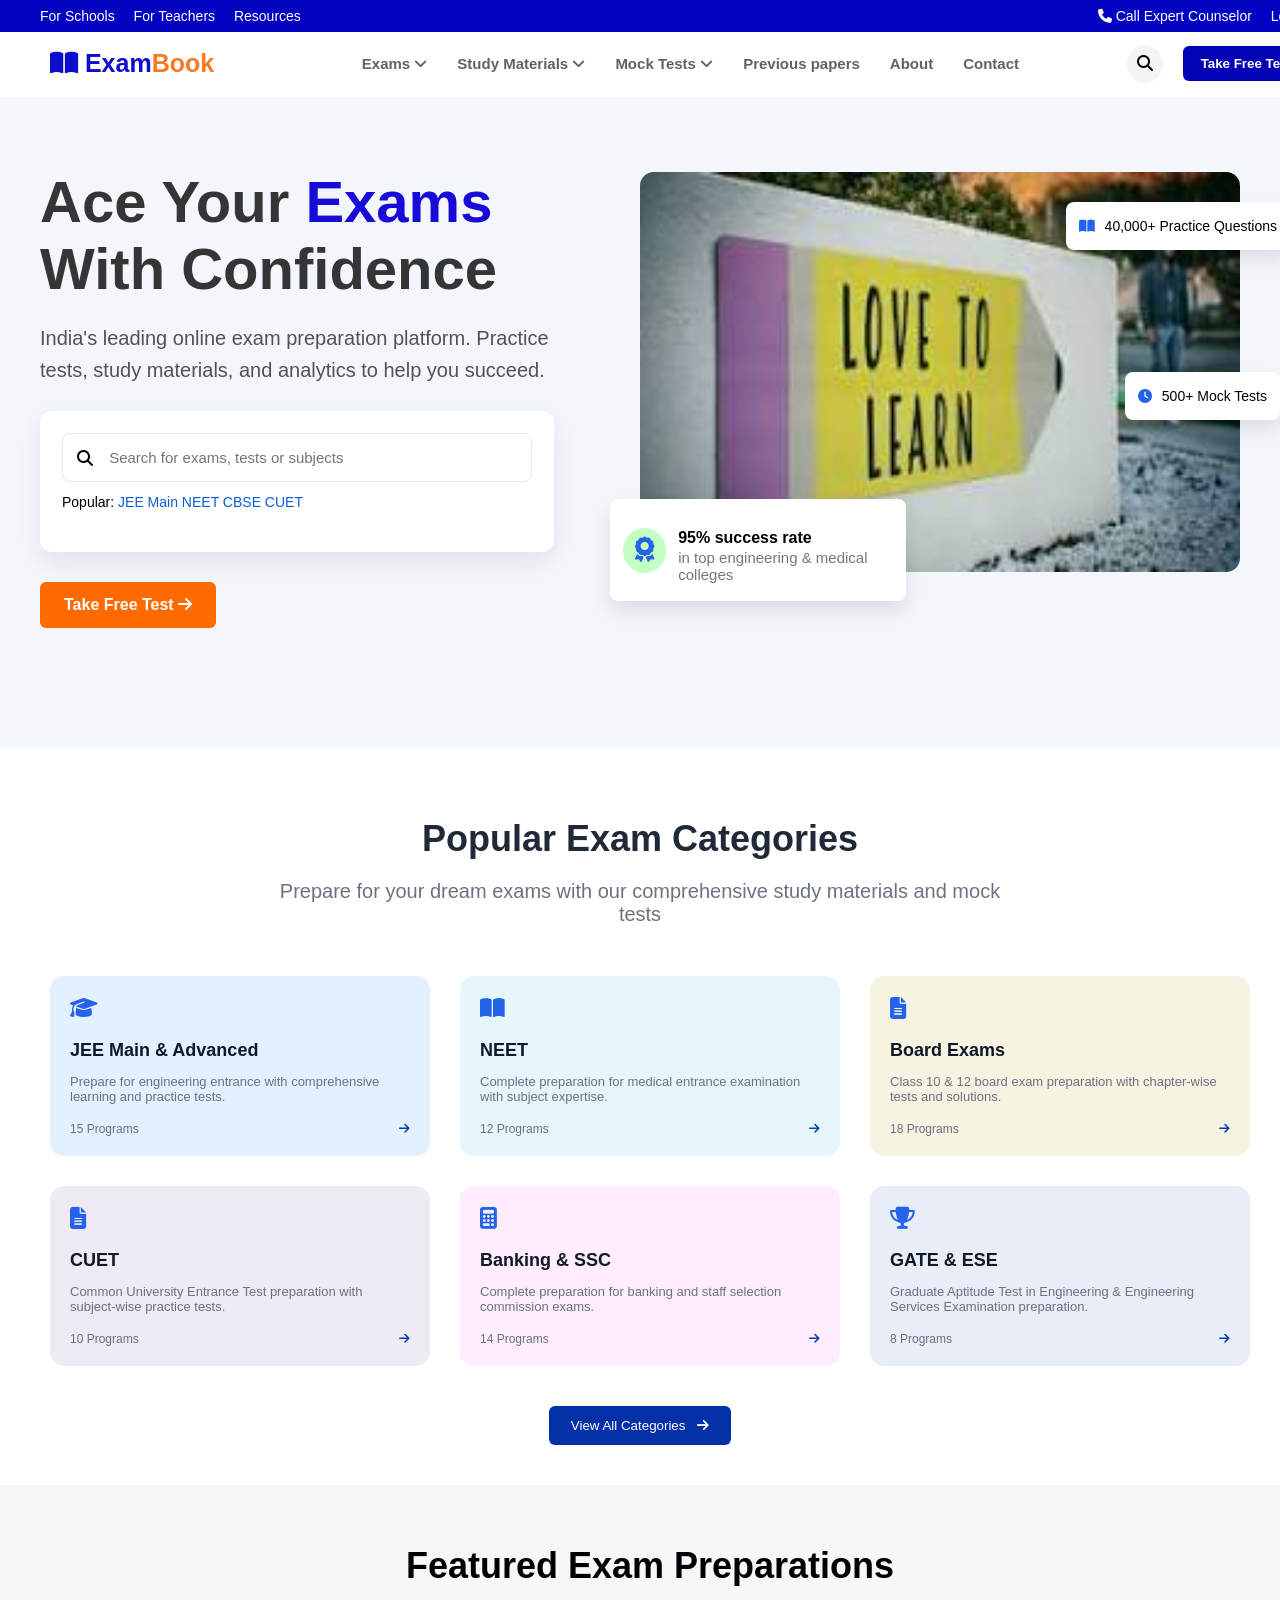
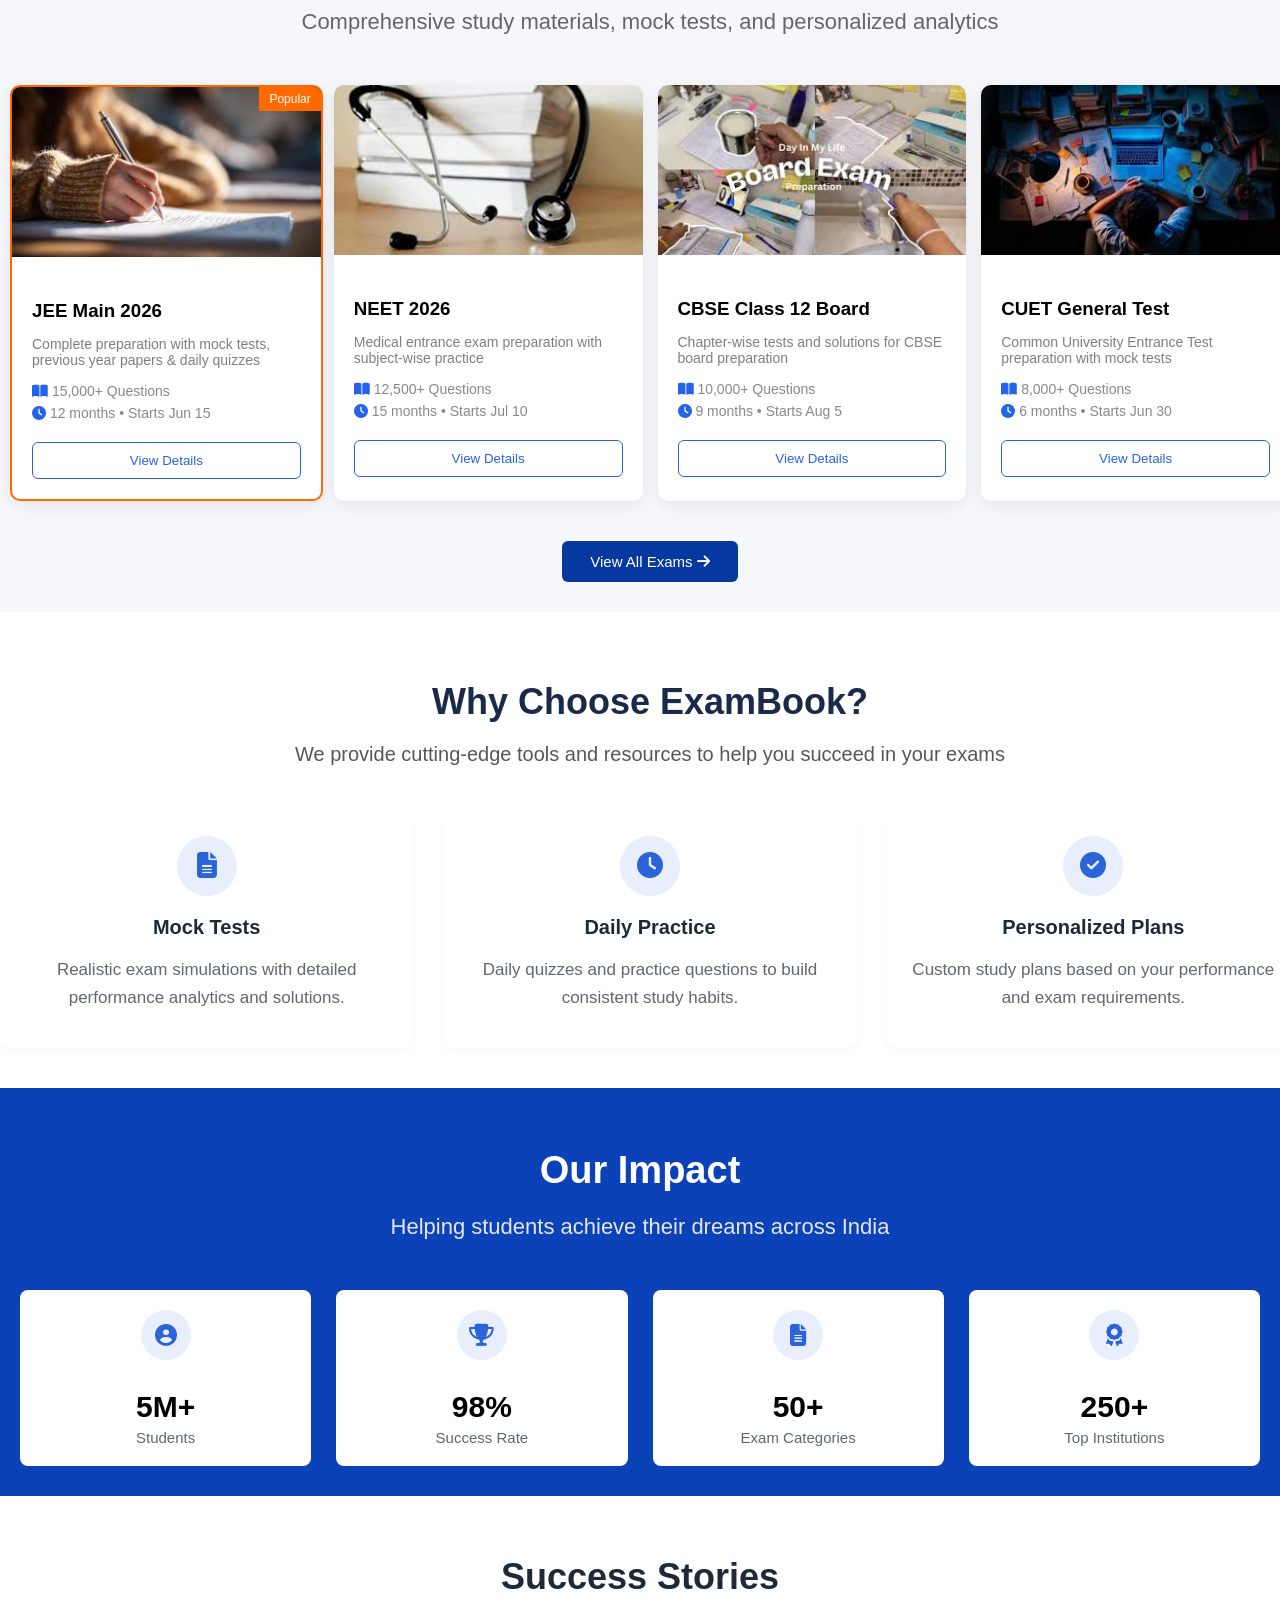
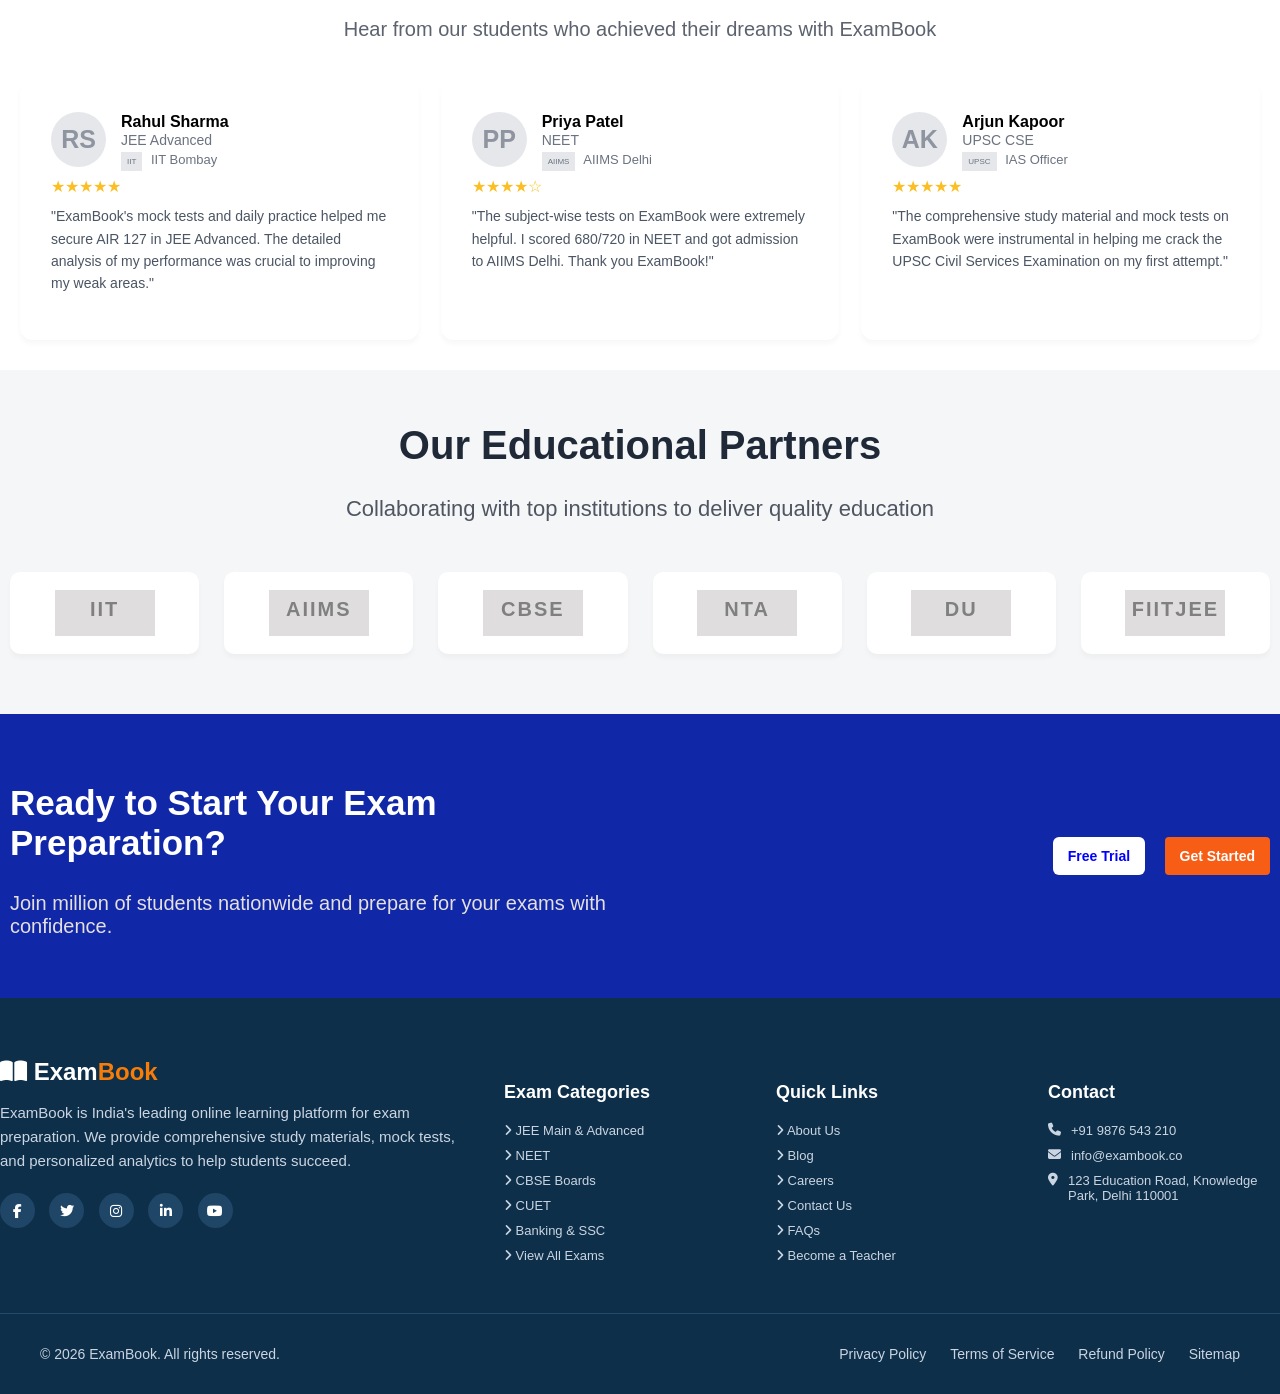
<file: index.html>
<!DOCTYPE html>
<html lang="en">

<head>
    <meta charset="UTF-8">
    <meta name="viewport" content="width=device-width, initial-scale=1.0">
    <title>ExamBook</title>
    <link rel="stylesheet" href="CSS/exambook.css">
    <link href="https://fonts.googleapis.com/css2?family=Inter:wght@300;400;500;600;700&display=swap" rel="stylesheet">
    <link rel="stylesheet" href="https://cdnjs.cloudflare.com/ajax/libs/font-awesome/6.5.0/css/all.min.css">
    <link rel="stylesheet" href="https://fontawesome.com/search?ic=free-collection">
</head>

<body>
    <header class="header ">
        <div class="topbar">
            <div class="left-links">
                <a href="#">For Schools</a>
                <a href="#">For Teachers</a>
                <a href="#">Resources</a>
            </div>

            <div class="right-links">
                <a href="#"> <i class="fa fa-phone"></i> Call Expert Counselor</a>
                <a href="#">Login</a>
            </div>
        </div>


        <nav class="navbar">
            <div class="logo">
                <i class="fa fa-book-open"></i>
                Exam<span>Book</span>
            </div>

            <ul class="menu">
                <li class="dropdown">Exams <i class="fa fa-angle-down"></i>

                    <ul class="dropdown-menu">
                        <li>JEE Main & Advanced</li>
                        <li>NEET</li>
                        <li>CBSE Boards</li>
                        <li>All Exams</li>
                    </ul>
                </li>

                <li class="dropdown">Study Materials <i class="fa fa-angle-down"></i>
                    <ul class="dropdown-menu">
                        <li>Notes & Soltuions</li>
                        <li>Video Lectures</li>
                        <li>Practice Questions</li>

                    </ul>
                </li>

                <li class="dropdown">Mock Tests <i class="fa fa-angle-down"></i>
                    <ul class="dropdown-menu">
                        <li>Free Tests</li>
                        <li>Premium Tests</li>
                        <li>All Test Series</li>

                    </ul>
                </li>
                <li>Previous papers</li>
                <li>About</li>
                <li>Contact</li>
            </ul>

            <div class="nav-right">
                <div class="search-icon">
                    <i class="fa fa-search"></i>
                </div>
                <button>Take Free Test</button>
            </div>
        </nav>
    </header>

    <!-- SECTION-2 -->

    <section class="hero">
        <div class="hero-inner">
            <div class="hero-left">
                <h1>Ace Your <span>Exams</span> With Confidence</h1>

                <p>India's leading online exam preparation platform. Practice tests, study materials, and analytics to
                    help you succeed.</p>

                <div class="search-card">
                    <div class="search-box">
                        <i class="fa fa-search"></i><input type="text"
                            placeholder=" Search for exams, tests or subjects">
                    </div>

                    <div class="popular">
                        <span>Popular:</span>
                        <a href="#">JEE Main</a>
                        <a href="#">NEET</a>
                        <a href="#">CBSE</a>
                        <a href="#">CUET</a>
                    </div>
                </div>
                <button class="orange-btn">Take Free Test <i class="fa fa-arrow-right"></i></button>
            </div>

            <div class="hero-right">
                <img src="Assets/Learn.jpg" class="img" alt="learn">
                <div class="card card1">
                    <i class="fa fa-book-open"></i>
                    40,000+ Practice Questions
                </div>

                <div class="card card2">
                    <i class="fa fa-clock"></i>
                    500+ Mock Tests
                </div>

                <div class="card card3">
                    <div class="hero-icon"><i class="fa fa-award"></i></div>
                    <div>
                    <h5>95% success rate</h5>
                    <p>in top engineering & medical colleges</p>
                    </div>
                </div>

            </div>

        </div>
    </section>

    <section class="categories">
        <div class="container">
            <h2 class="cat-title">Popular Exam Categories</h2>
            <p class="cat-sub">Prepare for your dream exams with our comprehensive study materials and mock<br> tests
            </p>

            <div class="category-grid">

                <!-- Category Card-1 -->
                <div class="cat-card c1">
                    <div class="icon">
                        <i class="fa-solid fa-graduation-cap"></i>
                    </div>

                    <h3>JEE Main & Advanced</h3>
                    <p>Prepare for engineering entrance with comprehensive learning and practice tests.</p>

                    <div class="card-bottom">
                        <span>15 Programs</span>
                        <i class="fa fa-arrow-right"></i>
                    </div>
                </div>

                <!-- Category Card-2 -->
                <div class="cat-card c2">
                    <div class="icon">
                        <i class="fa-solid fa-book-open"></i>
                    </div>

                    <h3>NEET</h3>
                    <p>Complete preparation for medical entrance examination with subject expertise.</p>

                    <div class="card-bottom">
                        <span>12 Programs</span>
                        <i class="fa fa-arrow-right"></i>
                    </div>
                </div>

                <!-- Category Card-3 -->
                <div class="cat-card c3">
                    <div class="icon">
                        <i class="fa-solid fa-file-lines"></i>
                    </div>

                    <h3>Board Exams</h3>
                    <p>Class 10 & 12 board exam preparation with chapter-wise tests and solutions.</p>


                    <div class="card-bottom">
                        <span>18 Programs</span>
                        <i class="fa fa-arrow-right"></i>
                    </div>
                </div>

                <!-- Category Card-4 -->
                <div class="cat-card c4">
                    <div class="icon">
                        <i class="fa-solid fa-file-lines"></i>
                    </div>

                    <h3>CUET</h3>
                    <p>Common University Entrance Test preparation with subject-wise practice tests.</p>


                    <div class="card-bottom">
                        <span>10 Programs</span>
                        <i class="fa fa-arrow-right"></i>
                    </div>
                </div>

                <!-- Category Card-5 -->
                <div class="cat-card c5">
                    <div class="icon">
                        <i class="fa-solid fa-calculator"></i>
                    </div>

                    <h3>Banking & SSC</h3>
                    <p>Complete preparation for banking and staff selection commission exams.</p>


                    <div class="card-bottom">
                        <span>14 Programs</span>
                        <i class="fa fa-arrow-right"></i>
                    </div>
                </div>

                <!-- Category Card-6 -->
                <div class="cat-card c6">
                    <div class="icon">
                        <i class="fa fa-trophy"></i>
                    </div>

                    <h3>GATE & ESE</h3>
                    <p>Graduate Aptitude Test in Engineering & Engineering Services Examination preparation.</p>


                    <div class="card-bottom">
                        <span>8 Programs</span>
                        <i class="fa fa-arrow-right"></i>
                    </div>
                </div>
            </div>

            <button class="view-btn">View All Categories
                <i class="fa fa-arrow-right"></i>
            </button>
        </div>


    </section>

    <!-- SECTION-3 -->

    <section class="featured-exams">
        <div class="featured-container">

            <h2 class="featured-title">Featured Exam Preparations</h2>

            <p class="featured-subtitle">
                Comprehensive study materials, mock tests, and personalized analytics
            </p>

            <div class="featured-grid">

                <!-- Card 1 -->
                <div class="featured-card featured-highlight">

                    <span class="featured-tag">Popular</span>

                    <img src="Assets/Section3a.jpg" class="featured-img">

                    <div class="featured-content">

                        <h3>JEE Main 2026</h3>

                        <p>
                            Complete preparation with mock tests,
                            previous year papers & daily quizzes
                        </p>

                        <div class="featured-info "> <i class="fa fa-book-open"></i> 15,000+ Questions</div>

                        <div class="featured-info "><i class="fa fa-clock"></i> 12 months • Starts Jun 15</div>

                        <button class="featured-btn">View Details</button>

                    </div>

                </div>


                <!-- Card 2 -->
                <div class="featured-card">

                    <img src="Assets/Section3b.jpg" class="featured-img">

                    <div class="featured-content">

                        <h3>NEET 2026</h3>

                        <p>
                            Medical entrance exam preparation with
                            subject-wise practice
                        </p>

                        <div class="featured-info"><i class="fa fa-book-open"></i> 12,500+ Questions</div>

                        <div class="featured-info"><i class="fa fa-clock"></i> 15 months • Starts Jul 10</div>

                        <button class="featured-btn">View Details</button>

                    </div>

                </div>


                <!-- Card 3 -->
                <div class="featured-card">

                    <img src="Assets/Section3c.jpg" class="featured-img">

                    <div class="featured-content">

                        <h3>CBSE Class 12 Board</h3>

                        <p>
                            Chapter-wise tests and solutions for
                            CBSE board preparation
                        </p>

                        <div class="featured-info"><i class="fa fa-book-open"></i> 10,000+ Questions</div>

                        <div class="featured-info"><i class="fa fa-clock"></i> 9 months • Starts Aug 5</div>

                        <button class="featured-btn">View Details</button>

                    </div>

                </div>


                <!-- Card 4 -->
                <div class="featured-card">

                    <img src="Assets/Section3d.jpg" class="featured-img">

                    <div class="featured-content">

                        <h3>CUET General Test</h3>

                        <p>
                            Common University Entrance Test
                            preparation with mock tests
                        </p>

                        <div class="featured-info"><i class="fa fa-book-open"></i> 8,000+ Questions</div>

                        <div class="featured-info"><i class="fa fa-clock"></i> 6 months • Starts Jun 30</div>

                        <button class="featured-btn">View Details</button>

                    </div>

                </div>

            </div>


            <div class="featured-bottom">

                <button class="featured-view-btn">
                    View All Exams <i class="fa fa-arrow-right"></i>
                </button>

            </div>

        </div>
    </section>

    <!-- Section-4  -->

    <section class="why-section">

        <div class="why-container">

            <h2 class="why-title">Why Choose ExamBook?</h2>

            <p class="why-subtitle">
                We provide cutting-edge tools and resources to help you succeed in your exams
            </p>

            <div class="why-grid">

                <!-- Card 1 -->
                <div class="why-card">

                    <div class="why-icon">
                        <i class="fa fa-file-lines"></i>
                    </div>

                    <h3>Mock Tests</h3>

                    <p>
                        Realistic exam simulations with detailed
                        performance analytics and solutions.
                    </p>

                </div>


                <!-- Card 2 -->
                <div class="why-card ">

                    <div class="why-icon">
                        <i class="fa fa-clock"></i>
                    </div>

                    <h3>Daily Practice</h3>

                    <p>
                        Daily quizzes and practice questions
                        to build consistent study habits.
                    </p>

                </div>


                <!-- Card 3 -->
                <div class="why-card">

                    <div class="why-icon">
                        <i class="fa fa-check-circle"></i>
                    </div>

                    <h3>Personalized Plans</h3>

                    <p>
                        Custom study plans based on your
                        performance and exam requirements.
                    </p>

                </div>

            </div>

        </div>

    </section>

    <section class="impact-section">

        <div class="impact-container">

            <h2 class="impact-title">Our Impact</h2>
            <p class="impact-sub-title">Helping students achieve their dreams across India</p>

            <div class="impact-grid">
                <div class="impact-card">
                    <div class="impact-icon"><i class="fa fa-user-circle"></i></div>

                    <h3>5M+</h3>
                    <p>Students</p>
                </div>

                <div class="impact-card">
                    <div class="impact-icon"><i class="fa fa-trophy"></i></div>

                    <h3>98%</h3>
                    <p>Success Rate</p>
                </div>

                <div class="impact-card">
                    <div class="impact-icon"><i class="fa fa-file-lines"></i></div>

                    <h3>50+</h3>
                    <p>Exam Categories</p>
                </div>

                <div class="impact-card">
                    <div class="impact-icon"><i class="fa fa-award"></i></div>

                    <h3>250+</h3>
                    <p>Top Institutions</p>
                </div>

            </div>
    </section>

    <section class="success-section">

        <div class="success-container">

            <h2 class="success-title">Success Stories</h2>

            <p class="success-subtitle">
                Hear from our students who achieved their dreams with ExamBook
            </p>

            <div class="success-grid">

                <!-- Card 1 -->

                <div class="success-card">

                    <div class="success-header">

                        <div class="avatar">RS</div>

                        <div class="student-info">
                            <h4>Rahul Sharma</h4>
                            <span>JEE Advanced</span>

                            <div class="college">
                                <span class="tag">IIT</span> IIT Bombay
                            </div>
                        </div>

                    </div>

                    <div class="stars">
                        ★★★★★
                    </div>

                    <p class="success-text">
                        "ExamBook's mock tests and daily practice helped me secure AIR 127 in JEE Advanced.
                        The detailed analysis of my performance was crucial to improving my weak areas."
                    </p>

                </div>


                <!-- Card 2 -->

                <div class="success-card">

                    <div class="success-header">

                        <div class="avatar">PP</div>

                        <div class="student-info">
                            <h4>Priya Patel</h4>
                            <span>NEET</span>

                            <div class="college">
                                <span class="tag">AIIMS</span> AIIMS Delhi
                            </div>
                        </div>

                    </div>

                    <div class="stars">
                        ★★★★☆
                    </div>

                    <p class="success-text">
                        "The subject-wise tests on ExamBook were extremely helpful. I scored 680/720 in NEET
                        and got admission to AIIMS Delhi. Thank you ExamBook!"
                    </p>

                </div>


                <!-- Card 3 -->

                <div class="success-card">

                    <div class="success-header">

                        <div class="avatar">AK</div>

                        <div class="student-info">
                            <h4>Arjun Kapoor</h4>
                            <span>UPSC CSE</span>

                            <div class="college">
                                <span class="tag">UPSC</span> IAS Officer
                            </div>
                        </div>

                    </div>

                    <div class="stars">
                        ★★★★★
                    </div>

                    <p class="success-text">
                        "The comprehensive study material and mock tests on ExamBook were instrumental in
                        helping me crack the UPSC Civil Services Examination on my first attempt."
                    </p>

                </div>

            </div>

        </div>

    </section>

    <section class="partners-section">

        <div class="partners-container">

            <h2 class="partners-title">Our Educational Partners</h2>

            <p class="partners-subtitle">
                Collaborating with top institutions to deliver quality education
            </p>

            <div class="partners-grid">

                <div class="partner-card">
                    <div class="box">IIT</div>
                </div>
                <div class="partner-card">
                    <div class="box">AIIMS</div>
                </div>
                <div class="partner-card">
                    <div class="box">CBSE</div>
                </div>
                <div class="partner-card">
                    <div class="box">NTA</div>
                </div>
                <div class="partner-card">
                    <div class="box">DU</div>
                </div>
                <div class="partner-card">
                    <div class="box">FIITJEE</div>
                </div>

            </div>

        </div>

    </section>

    <section class="prep">
        <div class="prep-container">
            <div class="prep-left">
                <h1>Ready to Start Your Exam Preparation?</h1>

                <p>Join million of students nationwide and prepare for your exams with confidence.</p>

            </div>


            <div class="prep-right">
                <div class="prep-btn">
                    <button class="trial-btn">Free Trial</button>
                    <button class="start-btn">Get Started</button>
                </div>
            </div>
        </div>

    </section>


    <footer class="main-footer">

        <div class="footer-container">

            <!-- Column 1 -->

            <div class="footer-col footer-about">

                <div class="footer-logo">
                    <i class="fa fa-book-open"></i>
                    Exam<span>Book</span>
                </div>

                <p>
                    ExamBook is India's leading online learning platform for exam preparation. We provide comprehensive
                    study materials, mock tests, and personalized analytics to help students succeed.
                </p>

                <div class="footer-social">

                    <a href="#"><i class="fab fa-facebook-f"></i></a>
                    <a href="#"><i class="fab fa-twitter"></i></a>
                    <a href="#"><i class="fab fa-instagram"></i></a>
                    <a href="#"><i class="fab fa-linkedin-in"></i></a>
                    <a href="#"><i class="fab fa-youtube"></i></a>

                </div>

            </div>


            <!-- Column 2 -->

            <div class="footer-col">

                <h4>Exam Categories</h4>

                <ul>
                    <li><i class="fa fa-angle-right"></i> JEE Main & Advanced</li>
                    <li><i class="fa fa-angle-right"></i> NEET</li>
                    <li><i class="fa fa-angle-right"></i> CBSE Boards</li>
                    <li><i class="fa fa-angle-right"></i> CUET</li>
                    <li><i class="fa fa-angle-right"></i> Banking & SSC</li>
                    <li><i class="fa fa-angle-right"></i> View All Exams</li>
                </ul>

            </div>


            <!-- Column 3 -->

            <div class="footer-col">

                <h4>Quick Links</h4>

                <ul>
                    <li><i class="fa fa-angle-right"></i> About Us</li>
                    <li><i class="fa fa-angle-right"></i> Blog</li>
                    <li><i class="fa fa-angle-right"></i> Careers</li>
                    <li><i class="fa fa-angle-right"></i> Contact Us</li>
                    <li> <i class="fa fa-angle-right"></i> FAQs</li>
                    <li><i class="fa fa-angle-right"></i> Become a Teacher</li>
                </ul>

            </div>


            <!-- Column 4 -->

            <div class="footer-col">

                <h4>Contact</h4>

                <ul class="contact-list">

                    <li><i class="fa fa-phone"></i> +91 9876 543 210</li>

                    <li><i class="fa fa-envelope"></i> info@exambook.co</li>

                    <li>
                        <i class="fa fa-map-marker-alt"></i>
                        123 Education Road, Knowledge Park, Delhi 110001
                    </li>

                </ul>

            </div>

        </div>


        <!-- Bottom Footer -->

        <div class="footer-bottom">

            <div class="footer-bottom-container">

                <p>© 2026 ExamBook. All rights reserved.</p>

                <div class="footer-links">

                    <a href="#">Privacy Policy</a>
                    <a href="#">Terms of Service</a>
                    <a href="#">Refund Policy</a>
                    <a href="#">Sitemap</a>

                </div>

            </div>

        </div>

    </footer>



</body>

</html>
</file>
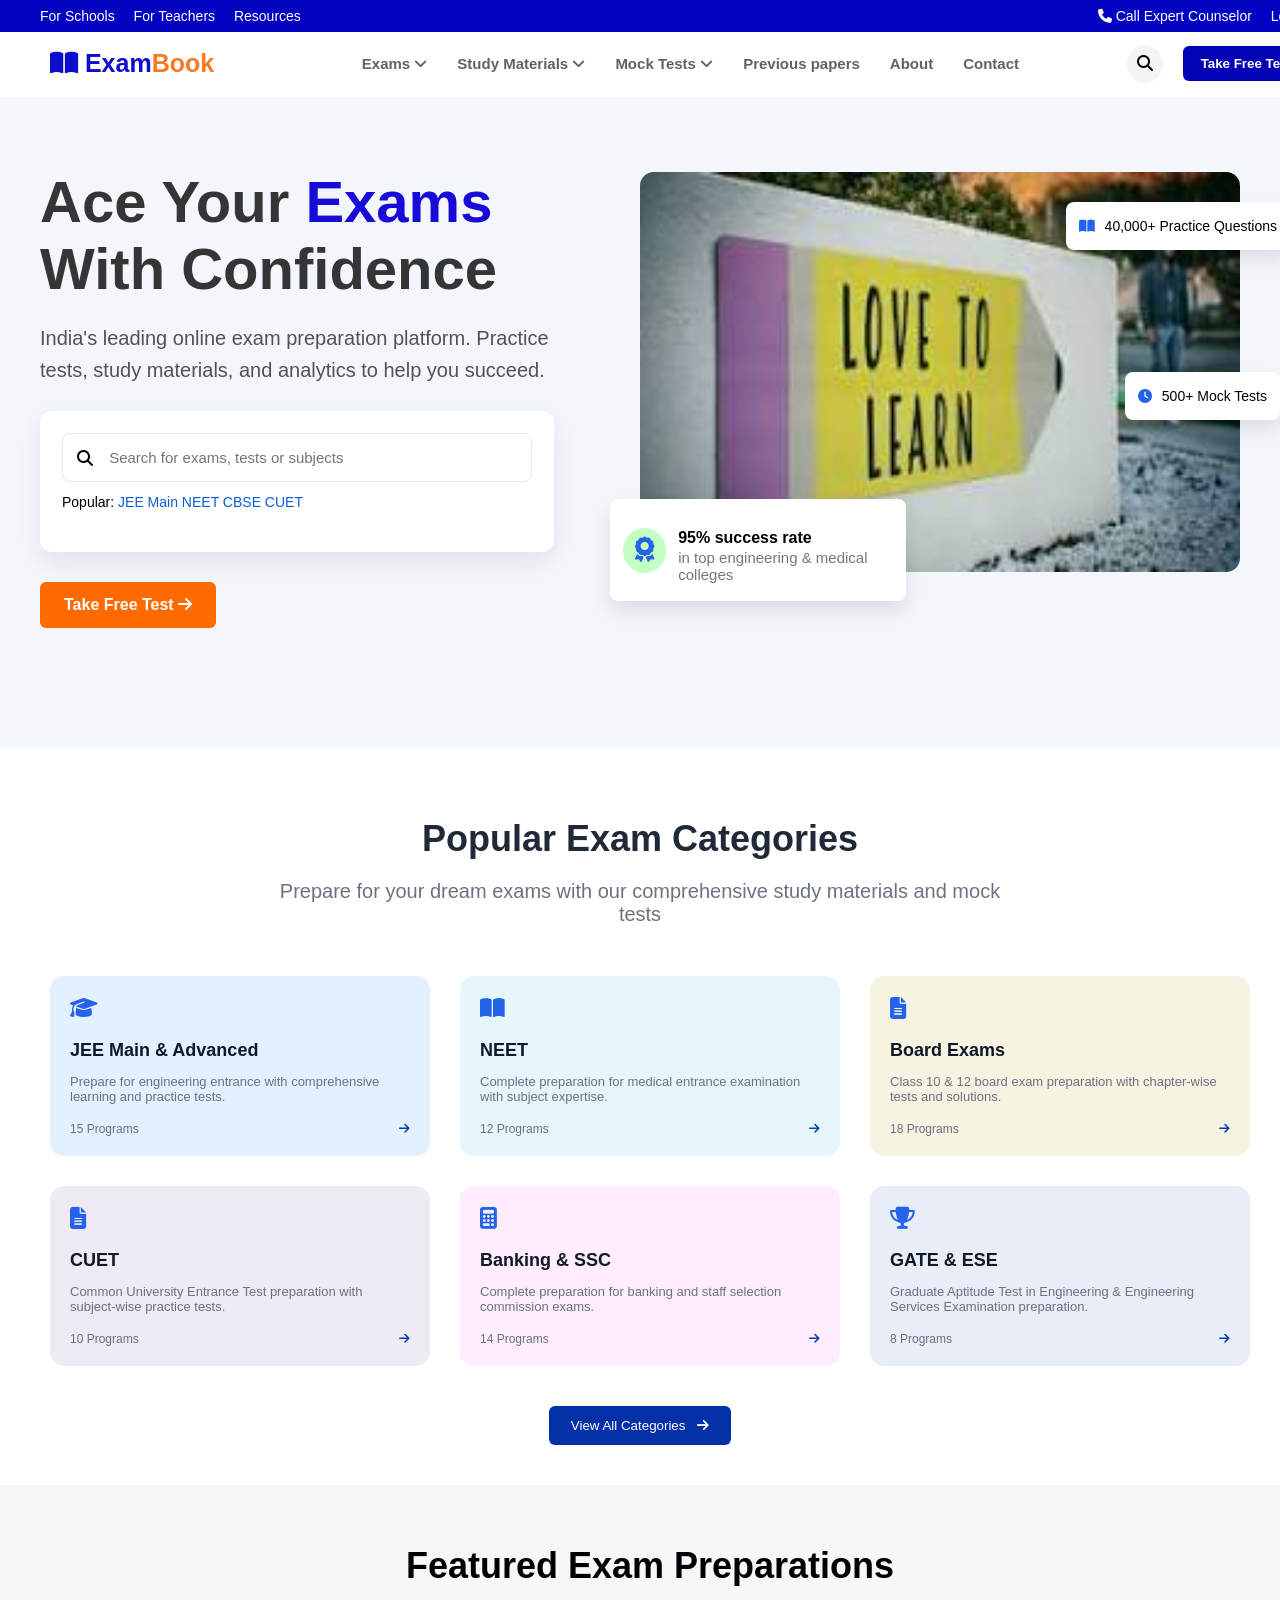
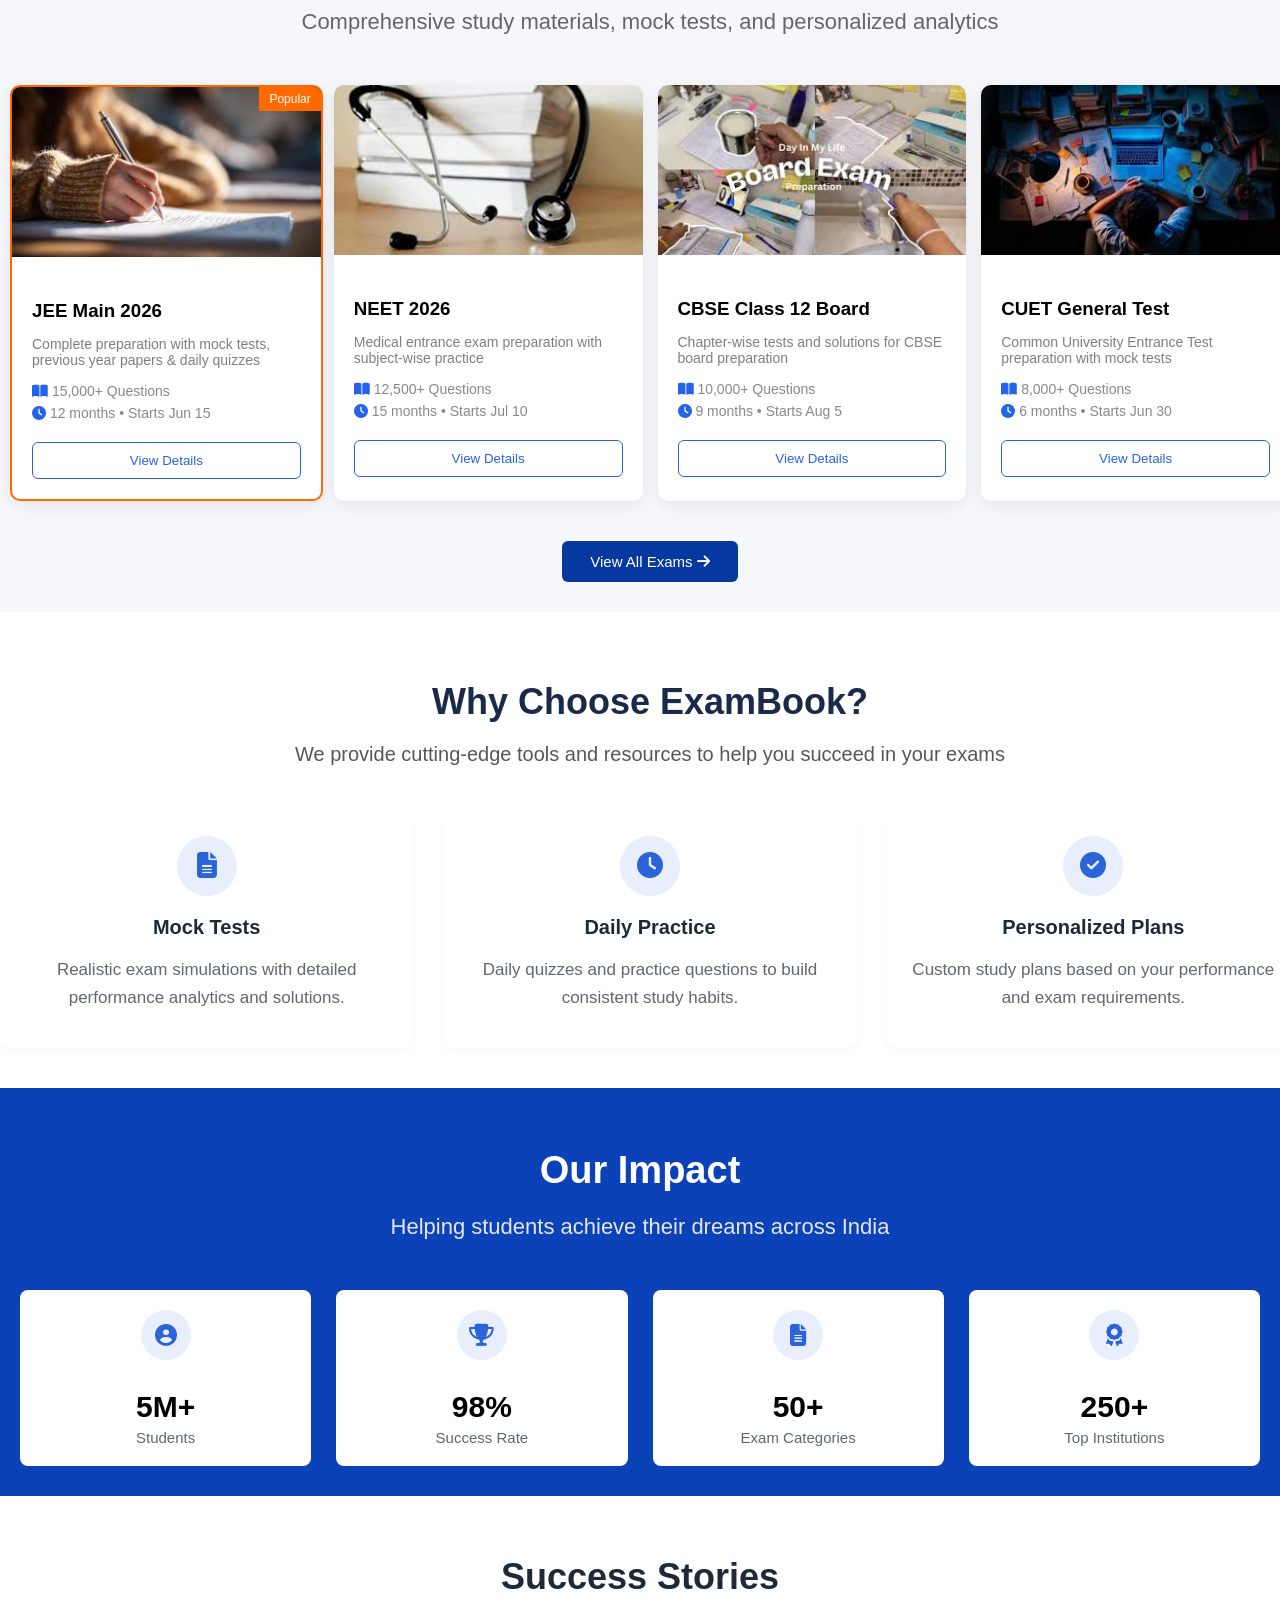
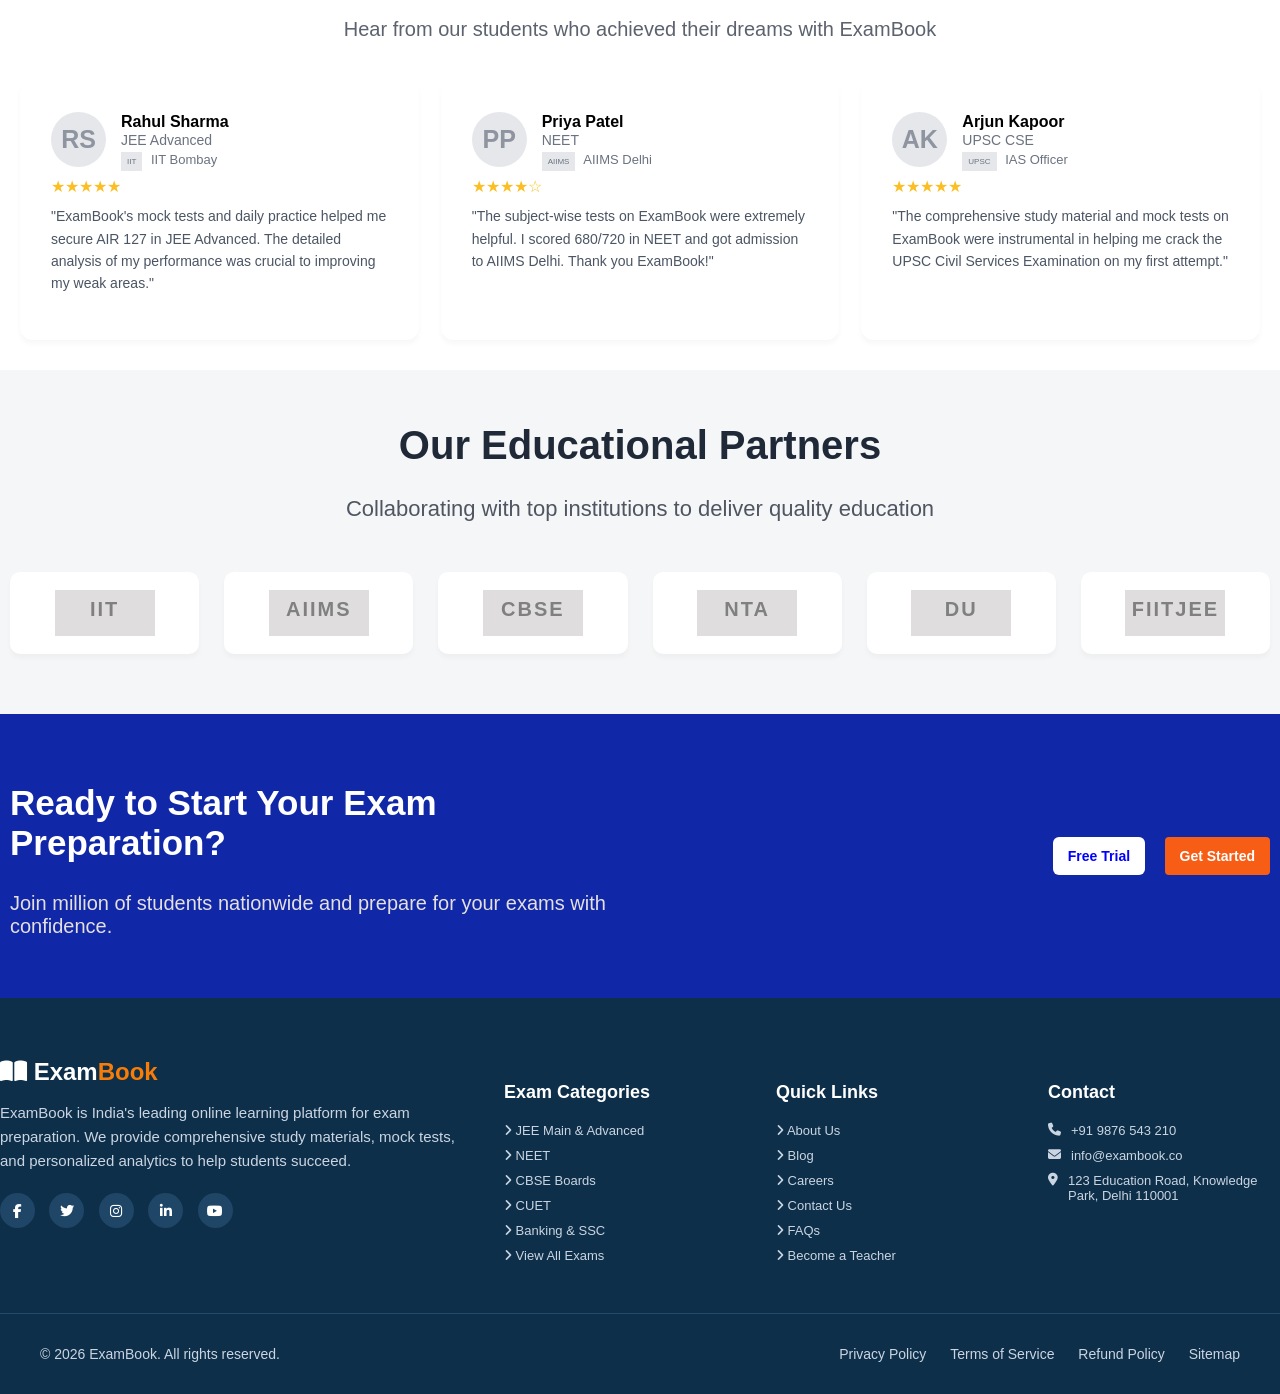
<file: exambook.html>
<!DOCTYPE html>
<html lang="en">

<head>
    <meta charset="UTF-8">
    <meta name="viewport" content="width=device-width, initial-scale=1.0">
    <title>ExamBook</title>
    <link rel="stylesheet" href="CSS/exambook.css">
    <link href="https://fonts.googleapis.com/css2?family=Inter:wght@300;400;500;600;700&display=swap" rel="stylesheet">
    <link rel="stylesheet" href="https://cdnjs.cloudflare.com/ajax/libs/font-awesome/6.5.0/css/all.min.css">
    <link rel="stylesheet" href="https://fontawesome.com/search?ic=free-collection">
</head>

<body>
    <header class="header ">
        <div class="topbar">
            <div class="left-links">
                <a href="#">For Schools</a>
                <a href="#">For Teachers</a>
                <a href="#">Resources</a>
            </div>

            <div class="right-links">
                <a href="#"> <i class="fa fa-phone"></i> Call Expert Counselor</a>
                <a href="#">Login</a>
            </div>
        </div>


        <nav class="navbar">
            <div class="logo">
                <i class="fa fa-book-open"></i>
                Exam<span>Book</span>
            </div>

            <ul class="menu">
                <li class="dropdown">Exams <i class="fa fa-angle-down"></i>

                    <ul class="dropdown-menu">
                        <li>JEE Main & Advanced</li>
                        <li>NEET</li>
                        <li>CBSE Boards</li>
                        <li>All Exams</li>
                    </ul>
                </li>

                <li class="dropdown">Study Materials <i class="fa fa-angle-down"></i>
                    <ul class="dropdown-menu">
                        <li>Notes & Soltuions</li>
                        <li>Video Lectures</li>
                        <li>Practice Questions</li>

                    </ul>
                </li>

                <li class="dropdown">Mock Tests <i class="fa fa-angle-down"></i>
                    <ul class="dropdown-menu">
                        <li>Free Tests</li>
                        <li>Premium Tests</li>
                        <li>All Test Series</li>

                    </ul>
                </li>
                <li>Previous papers</li>
                <li>About</li>
                <li>Contact</li>
            </ul>

            <div class="nav-right">
                <div class="search-icon">
                    <i class="fa fa-search"></i>
                </div>
                <button>Take Free Test</button>
            </div>
        </nav>
    </header>

    <!-- SECTION-2 -->

    <section class="hero">
        <div class="hero-inner">
            <div class="hero-left">
                <h1>Ace Your <span>Exams</span> With Confidence</h1>

                <p>India's leading online exam preparation platform. Practice tests, study materials, and analytics to
                    help you succeed.</p>

                <div class="search-card">
                    <div class="search-box">
                        <i class="fa fa-search"></i><input type="text"
                            placeholder=" Search for exams, tests or subjects">
                    </div>

                    <div class="popular">
                        <span>Popular:</span>
                        <a href="#">JEE Main</a>
                        <a href="#">NEET</a>
                        <a href="#">CBSE</a>
                        <a href="#">CUET</a>
                    </div>
                </div>
                <button class="orange-btn">Take Free Test <i class="fa fa-arrow-right"></i></button>
            </div>

            <div class="hero-right">
                <img src="Assets/Learn.jpg" class="img" alt="learn">
                <div class="card card1">
                    <i class="fa fa-book-open"></i>
                    40,000+ Practice Questions
                </div>

                <div class="card card2">
                    <i class="fa fa-clock"></i>
                    500+ Mock Tests
                </div>

                <div class="card card3">
                    <div class="hero-icon"><i class="fa fa-award"></i></div>
                    <div>
                    <h5>95% success rate</h5>
                    <p>in top engineering & medical colleges</p>
                    </div>
                </div>

            </div>

        </div>
    </section>

    <section class="categories">
        <div class="container">
            <h2 class="cat-title">Popular Exam Categories</h2>
            <p class="cat-sub">Prepare for your dream exams with our comprehensive study materials and mock<br> tests
            </p>

            <div class="category-grid">

                <!-- Category Card-1 -->
                <div class="cat-card c1">
                    <div class="icon">
                        <i class="fa-solid fa-graduation-cap"></i>
                    </div>

                    <h3>JEE Main & Advanced</h3>
                    <p>Prepare for engineering entrance with comprehensive learning and practice tests.</p>

                    <div class="card-bottom">
                        <span>15 Programs</span>
                        <i class="fa fa-arrow-right"></i>
                    </div>
                </div>

                <!-- Category Card-2 -->
                <div class="cat-card c2">
                    <div class="icon">
                        <i class="fa-solid fa-book-open"></i>
                    </div>

                    <h3>NEET</h3>
                    <p>Complete preparation for medical entrance examination with subject expertise.</p>

                    <div class="card-bottom">
                        <span>12 Programs</span>
                        <i class="fa fa-arrow-right"></i>
                    </div>
                </div>

                <!-- Category Card-3 -->
                <div class="cat-card c3">
                    <div class="icon">
                        <i class="fa-solid fa-file-lines"></i>
                    </div>

                    <h3>Board Exams</h3>
                    <p>Class 10 & 12 board exam preparation with chapter-wise tests and solutions.</p>


                    <div class="card-bottom">
                        <span>18 Programs</span>
                        <i class="fa fa-arrow-right"></i>
                    </div>
                </div>

                <!-- Category Card-4 -->
                <div class="cat-card c4">
                    <div class="icon">
                        <i class="fa-solid fa-file-lines"></i>
                    </div>

                    <h3>CUET</h3>
                    <p>Common University Entrance Test preparation with subject-wise practice tests.</p>


                    <div class="card-bottom">
                        <span>10 Programs</span>
                        <i class="fa fa-arrow-right"></i>
                    </div>
                </div>

                <!-- Category Card-5 -->
                <div class="cat-card c5">
                    <div class="icon">
                        <i class="fa-solid fa-calculator"></i>
                    </div>

                    <h3>Banking & SSC</h3>
                    <p>Complete preparation for banking and staff selection commission exams.</p>


                    <div class="card-bottom">
                        <span>14 Programs</span>
                        <i class="fa fa-arrow-right"></i>
                    </div>
                </div>

                <!-- Category Card-6 -->
                <div class="cat-card c6">
                    <div class="icon">
                        <i class="fa fa-trophy"></i>
                    </div>

                    <h3>GATE & ESE</h3>
                    <p>Graduate Aptitude Test in Engineering & Engineering Services Examination preparation.</p>


                    <div class="card-bottom">
                        <span>8 Programs</span>
                        <i class="fa fa-arrow-right"></i>
                    </div>
                </div>
            </div>

            <button class="view-btn">View All Categories
                <i class="fa fa-arrow-right"></i>
            </button>
        </div>


    </section>

    <!-- SECTION-3 -->

    <section class="featured-exams">
        <div class="featured-container">

            <h2 class="featured-title">Featured Exam Preparations</h2>

            <p class="featured-subtitle">
                Comprehensive study materials, mock tests, and personalized analytics
            </p>

            <div class="featured-grid">

                <!-- Card 1 -->
                <div class="featured-card featured-highlight">

                    <span class="featured-tag">Popular</span>

                    <img src="Assets/Section3a.jpg" class="featured-img">

                    <div class="featured-content">

                        <h3>JEE Main 2026</h3>

                        <p>
                            Complete preparation with mock tests,
                            previous year papers & daily quizzes
                        </p>

                        <div class="featured-info "> <i class="fa fa-book-open"></i> 15,000+ Questions</div>

                        <div class="featured-info "><i class="fa fa-clock"></i> 12 months • Starts Jun 15</div>

                        <button class="featured-btn">View Details</button>

                    </div>

                </div>


                <!-- Card 2 -->
                <div class="featured-card">

                    <img src="Assets/Section3b.jpg" class="featured-img">

                    <div class="featured-content">

                        <h3>NEET 2026</h3>

                        <p>
                            Medical entrance exam preparation with
                            subject-wise practice
                        </p>

                        <div class="featured-info"><i class="fa fa-book-open"></i> 12,500+ Questions</div>

                        <div class="featured-info"><i class="fa fa-clock"></i> 15 months • Starts Jul 10</div>

                        <button class="featured-btn">View Details</button>

                    </div>

                </div>


                <!-- Card 3 -->
                <div class="featured-card">

                    <img src="Assets/Section3c.jpg" class="featured-img">

                    <div class="featured-content">

                        <h3>CBSE Class 12 Board</h3>

                        <p>
                            Chapter-wise tests and solutions for
                            CBSE board preparation
                        </p>

                        <div class="featured-info"><i class="fa fa-book-open"></i> 10,000+ Questions</div>

                        <div class="featured-info"><i class="fa fa-clock"></i> 9 months • Starts Aug 5</div>

                        <button class="featured-btn">View Details</button>

                    </div>

                </div>


                <!-- Card 4 -->
                <div class="featured-card">

                    <img src="Assets/Section3d.jpg" class="featured-img">

                    <div class="featured-content">

                        <h3>CUET General Test</h3>

                        <p>
                            Common University Entrance Test
                            preparation with mock tests
                        </p>

                        <div class="featured-info"><i class="fa fa-book-open"></i> 8,000+ Questions</div>

                        <div class="featured-info"><i class="fa fa-clock"></i> 6 months • Starts Jun 30</div>

                        <button class="featured-btn">View Details</button>

                    </div>

                </div>

            </div>


            <div class="featured-bottom">

                <button class="featured-view-btn">
                    View All Exams <i class="fa fa-arrow-right"></i>
                </button>

            </div>

        </div>
    </section>

    <!-- Section-4  -->

    <section class="why-section">

        <div class="why-container">

            <h2 class="why-title">Why Choose ExamBook?</h2>

            <p class="why-subtitle">
                We provide cutting-edge tools and resources to help you succeed in your exams
            </p>

            <div class="why-grid">

                <!-- Card 1 -->
                <div class="why-card">

                    <div class="why-icon">
                        <i class="fa fa-file-lines"></i>
                    </div>

                    <h3>Mock Tests</h3>

                    <p>
                        Realistic exam simulations with detailed
                        performance analytics and solutions.
                    </p>

                </div>


                <!-- Card 2 -->
                <div class="why-card ">

                    <div class="why-icon">
                        <i class="fa fa-clock"></i>
                    </div>

                    <h3>Daily Practice</h3>

                    <p>
                        Daily quizzes and practice questions
                        to build consistent study habits.
                    </p>

                </div>


                <!-- Card 3 -->
                <div class="why-card">

                    <div class="why-icon">
                        <i class="fa fa-check-circle"></i>
                    </div>

                    <h3>Personalized Plans</h3>

                    <p>
                        Custom study plans based on your
                        performance and exam requirements.
                    </p>

                </div>

            </div>

        </div>

    </section>

    <section class="impact-section">

        <div class="impact-container">

            <h2 class="impact-title">Our Impact</h2>
            <p class="impact-sub-title">Helping students achieve their dreams across India</p>

            <div class="impact-grid">
                <div class="impact-card">
                    <div class="impact-icon"><i class="fa fa-user-circle"></i></div>

                    <h3>5M+</h3>
                    <p>Students</p>
                </div>

                <div class="impact-card">
                    <div class="impact-icon"><i class="fa fa-trophy"></i></div>

                    <h3>98%</h3>
                    <p>Success Rate</p>
                </div>

                <div class="impact-card">
                    <div class="impact-icon"><i class="fa fa-file-lines"></i></div>

                    <h3>50+</h3>
                    <p>Exam Categories</p>
                </div>

                <div class="impact-card">
                    <div class="impact-icon"><i class="fa fa-award"></i></div>

                    <h3>250+</h3>
                    <p>Top Institutions</p>
                </div>

            </div>
    </section>

    <section class="success-section">

        <div class="success-container">

            <h2 class="success-title">Success Stories</h2>

            <p class="success-subtitle">
                Hear from our students who achieved their dreams with ExamBook
            </p>

            <div class="success-grid">

                <!-- Card 1 -->

                <div class="success-card">

                    <div class="success-header">

                        <div class="avatar">RS</div>

                        <div class="student-info">
                            <h4>Rahul Sharma</h4>
                            <span>JEE Advanced</span>

                            <div class="college">
                                <span class="tag">IIT</span> IIT Bombay
                            </div>
                        </div>

                    </div>

                    <div class="stars">
                        ★★★★★
                    </div>

                    <p class="success-text">
                        "ExamBook's mock tests and daily practice helped me secure AIR 127 in JEE Advanced.
                        The detailed analysis of my performance was crucial to improving my weak areas."
                    </p>

                </div>


                <!-- Card 2 -->

                <div class="success-card">

                    <div class="success-header">

                        <div class="avatar">PP</div>

                        <div class="student-info">
                            <h4>Priya Patel</h4>
                            <span>NEET</span>

                            <div class="college">
                                <span class="tag">AIIMS</span> AIIMS Delhi
                            </div>
                        </div>

                    </div>

                    <div class="stars">
                        ★★★★☆
                    </div>

                    <p class="success-text">
                        "The subject-wise tests on ExamBook were extremely helpful. I scored 680/720 in NEET
                        and got admission to AIIMS Delhi. Thank you ExamBook!"
                    </p>

                </div>


                <!-- Card 3 -->

                <div class="success-card">

                    <div class="success-header">

                        <div class="avatar">AK</div>

                        <div class="student-info">
                            <h4>Arjun Kapoor</h4>
                            <span>UPSC CSE</span>

                            <div class="college">
                                <span class="tag">UPSC</span> IAS Officer
                            </div>
                        </div>

                    </div>

                    <div class="stars">
                        ★★★★★
                    </div>

                    <p class="success-text">
                        "The comprehensive study material and mock tests on ExamBook were instrumental in
                        helping me crack the UPSC Civil Services Examination on my first attempt."
                    </p>

                </div>

            </div>

        </div>

    </section>

    <section class="partners-section">

        <div class="partners-container">

            <h2 class="partners-title">Our Educational Partners</h2>

            <p class="partners-subtitle">
                Collaborating with top institutions to deliver quality education
            </p>

            <div class="partners-grid">

                <div class="partner-card">
                    <div class="box">IIT</div>
                </div>
                <div class="partner-card">
                    <div class="box">AIIMS</div>
                </div>
                <div class="partner-card">
                    <div class="box">CBSE</div>
                </div>
                <div class="partner-card">
                    <div class="box">NTA</div>
                </div>
                <div class="partner-card">
                    <div class="box">DU</div>
                </div>
                <div class="partner-card">
                    <div class="box">FIITJEE</div>
                </div>

            </div>

        </div>

    </section>

    <section class="prep">
        <div class="prep-container">
            <div class="prep-left">
                <h1>Ready to Start Your Exam Preparation?</h1>

                <p>Join million of students nationwide and prepare for your exams with confidence.</p>

            </div>


            <div class="prep-right">
                <div class="prep-btn">
                    <button class="trial-btn">Free Trial</button>
                    <button class="start-btn">Get Started</button>
                </div>
            </div>
        </div>

    </section>


    <footer class="main-footer">

        <div class="footer-container">

            <!-- Column 1 -->

            <div class="footer-col footer-about">

                <div class="footer-logo">
                    <i class="fa fa-book-open"></i>
                    Exam<span>Book</span>
                </div>

                <p>
                    ExamBook is India's leading online learning platform for exam preparation. We provide comprehensive
                    study materials, mock tests, and personalized analytics to help students succeed.
                </p>

                <div class="footer-social">

                    <a href="#"><i class="fab fa-facebook-f"></i></a>
                    <a href="#"><i class="fab fa-twitter"></i></a>
                    <a href="#"><i class="fab fa-instagram"></i></a>
                    <a href="#"><i class="fab fa-linkedin-in"></i></a>
                    <a href="#"><i class="fab fa-youtube"></i></a>

                </div>

            </div>


            <!-- Column 2 -->

            <div class="footer-col">

                <h4>Exam Categories</h4>

                <ul>
                    <li><i class="fa fa-angle-right"></i> JEE Main & Advanced</li>
                    <li><i class="fa fa-angle-right"></i> NEET</li>
                    <li><i class="fa fa-angle-right"></i> CBSE Boards</li>
                    <li><i class="fa fa-angle-right"></i> CUET</li>
                    <li><i class="fa fa-angle-right"></i> Banking & SSC</li>
                    <li><i class="fa fa-angle-right"></i> View All Exams</li>
                </ul>

            </div>


            <!-- Column 3 -->

            <div class="footer-col">

                <h4>Quick Links</h4>

                <ul>
                    <li><i class="fa fa-angle-right"></i> About Us</li>
                    <li><i class="fa fa-angle-right"></i> Blog</li>
                    <li><i class="fa fa-angle-right"></i> Careers</li>
                    <li><i class="fa fa-angle-right"></i> Contact Us</li>
                    <li> <i class="fa fa-angle-right"></i> FAQs</li>
                    <li><i class="fa fa-angle-right"></i> Become a Teacher</li>
                </ul>

            </div>


            <!-- Column 4 -->

            <div class="footer-col">

                <h4>Contact</h4>

                <ul class="contact-list">

                    <li><i class="fa fa-phone"></i> +91 9876 543 210</li>

                    <li><i class="fa fa-envelope"></i> info@exambook.co</li>

                    <li>
                        <i class="fa fa-map-marker-alt"></i>
                        123 Education Road, Knowledge Park, Delhi 110001
                    </li>

                </ul>

            </div>

        </div>


        <!-- Bottom Footer -->

        <div class="footer-bottom">

            <div class="footer-bottom-container">

                <p>© 2026 ExamBook. All rights reserved.</p>

                <div class="footer-links">

                    <a href="#">Privacy Policy</a>
                    <a href="#">Terms of Service</a>
                    <a href="#">Refund Policy</a>
                    <a href="#">Sitemap</a>

                </div>

            </div>

        </div>

    </footer>



</body>

</html>
</file>
<file: CSS/exambook.css>
/*{
box-sizing:border-box;
}

/* img{
max-width:100%;
height:auto;
} */




body {
    margin: 0;
    padding: 0;
    background: #f3f6fb;

    font-family: Arial;
}



.topbar {
    display: flex;
    justify-content: space-between;
    padding: 8px 40px;
    background: rgb(2, 2, 192);
    font-size: 14px;
    position: fixed;
    top: 0;
    
    z-index: 1100;
    width:100%;
    max-width: 1300px;
}

.topbar a {
    color: white;
    margin-right: 15px;
    text-decoration: none;

}

.topbar a:hover {
    text-decoration: underline;
}

.navbar {
    position:fixed;
    top: 30px;
z-index:1000;
    display: flex;
    justify-content: Space-between;
    align-items: center;
    padding: 10px 50px;
    background: rgb(255, 255, 255);
    width:100%;
    max-width:1260px;

}

.logo {
    font-size: 25px;
    font-weight: 790;
    color: rgb(13, 13, 206);

}

.logo span {
    color: rgb(250, 121, 35);
}

.menu {
    display: flex;
    list-style: none;
    gap: 30px;
    font-size: 15px;

}

.menu li {
    position: relative;
    cursor: pointer;
    font-weight: 600;
    color: rgb(99, 97, 97);
}

.dropdown-menu {
    list-style: none;
    display: none;
    position: absolute;
    top: 20px;
    left: 0;
    background: white;
    width: 200px;
    border-radius: 8px;
    box-shadow: 0 8px 20px rgba(0, 0, 0, 0.1);
    padding: 10px 0;
    font-size: 15px;
    z-index: 2;

}

.dropdown-menu li {
    padding: 10px 20px;
    
}

.dropdown-menu li:hover {
    background: #f5f5f5;

}

.dropdown:hover .dropdown-menu {
    display: block;
}

.nav-right {
    display: flex;
    align-items: center;
    gap: 20px;
}

.nav-right button {
    background: rgb(3, 3, 182);
    color: white;
    border: none;
    padding: 10px 18px;
    border-radius: 6px;
    cursor: pointer;
    font-weight: bold;
}

.search-icon {
    background: #f2f4f8;
    border-radius: 50%;
    padding: 10px;
    cursor: pointer;
}

.hero {
    display: flex;
    justify-content: space-between;
    align-items: center;
    padding: 120px 40px;
}



.hero-left h1 {
    font-size: 58px;
    font-weight: 750;
    margin-bottom: 18px;
    color: rgb(53, 53, 53);
}

.hero-left span {
    color: #190bd7;
}

.hero-left p {

    color: rgb(87, 81, 81);
    margin-bottom: 25px;
    line-height: 1.6;
    font-size: 20px;
}

.container {
    max-width: 1300px;
    width:100%;
    margin: auto;
    height: auto;
  
}

.hero-inner {
    display: flex;
    justify-content: space-between;
    align-items: center;
    gap: 40px;
}

.search-card {
    background: white;
    max-width: 470px;
    width:100%;

    border-radius: 12px;
    padding: 22px;
    box-shadow: 0 10px 25px rgba(0, 0, 0, 0.08);
    margin-bottom: 30px;

}

.search-box {
    display: flex;
    align-items: center;
    border: 1px solid #e5e7eb;
    padding: 14px;
    border-radius: 8px;
    margin-bottom: 12px;
}

.search-box input {
    border: none;
    outline: none;
    width: 100%;
    margin-left: 10px;
    font-size: 15px;
}

.popular {
    font-size: 14px;
    margin-bottom: 20px;
    color: black;
}

.popular span {
    color: black;
}

.popular a {

    color: #0b5ed7;
    cursor: pointer;
    text-decoration: none;

}

.orange-btn {
    background: #ff6a00;
    color: white;
    border: none;
    padding: 14px 24px;
    border-radius: 6px;
    font-size: 16px;
    font-weight: 600;
    cursor: pointer;
}

.hero-right {
    position: relative;
}

.img {
    width: 600px;
    height: 400px;
    border-radius: 14px;
    position:relative;
    z-index:1;
}

.card{
position:absolute;
background:white;
padding:16px 13px;
border-radius:8px;
box-shadow:0 10px 20px rgba(0,0,0,0.1);
display:flex;
gap:10px;
align-items:center;
font-size:14px;
font-weight:500;
z-index:2;
justify-content: center;
}

.card i{
color:#2563eb;


}

.card1{
top:30px;
right:-50px;
}

.card2{
    top:200px;
    right:-40px;
}

.card3{
    bottom:-25px;
    left:-30px;
    gap:12px;
    width: 270px;
    height:70px;
}

.card3 h5{
font-size: 16px;

}

.card3 p{
    font-size:15px;
    color: #777;
    margin-top: -25px;
}

.hero-icon{
    width:50px;
    height:45px;
     margin: auto;
    border-radius: 60%;
    background: rgb(196, 255, 196);
     display: flex;
    align-items: center;
    justify-content: center;
    font-size: 26px;
    
}



.categories {

    background: white;
    text-align: center;
    padding: 40px 10px;
    height: auto;

}

.cat-title {
    font-size: 36px;
    font-weight: 700;
    margin-bottom: 10px;
    color: #1f2937;
    text-align: center;
}

.cat-sub {
    color: #6b7280;
    margin-bottom: 50px;
    font-size: 20px;
}

.category-grid {
    display: grid;
    gap: 30px;
    grid-template-columns: repeat(3, 1fr);
   max-width: 1200px;
   width:100%;
  
    margin: auto;
    padding:0 40px;
}

.cat-card {
    padding: 20px;
    border-radius: 14px;
    text-align: left;
    position: relative;
    transition: 0.3s;
    
   
    
}

.cat-card:hover {
    transform: translateY(-6px);
    box-shadow: 0 15px 30px rgba(0, 0, 0, 0.08);
}

.icon {
    font-size: 22px;
    color: #2563eb;
    margin-bottom: 15px;

}

.cat-card h3 {
    font-size: 18px;
    margin-bottom: 10px;
    color: #111827;
}

.cat-card p {
    font-size: 13px;
    color: #6b7280;
    margin-bottom: 18px;
}


.card-bottom {
    display: flex;
    justify-content: space-between;
    align-items: center;
    font-size: 12px;
    color: #6b7280;
}

.card-bottom i {
    color: #073cad;
}



.c1 {
    background: #e3f0ff;
}

.c2 {
    background: #e6f6fc;
}

.c3 {
    background: #f7f3e2;
}

.c4 {
    background: #efeaf4;
}

.c5 {
    background: #ffecfc;
}

.c6 {
    background: #e8edf6;
}




.view-btn {
    margin-top: 40px;
    background: #0531a8;
    color: white;
    border: none;
    padding: 12px 22px;
    border-radius: 6px;
    font-weight: 500;
    cursor: pointer;
}

.view-btn i {
    margin-left: 8px;
}

.featured-exams {
    padding: 30px 0;
    background: #f5f7fb;
}

.featured-container {
    max-width: 1300px;
    width:100%;
    margin: auto;
    text-align: center;
    padding: 0px 10px;
}

.featured-title {
    font-size: 36px;
    margin-bottom: 10px;
}

.featured-subtitle {
    color: #666;
    margin-bottom: 50px;
    font-size: 22px;
}

.featured-grid {
    display: grid;
    grid-template-columns: repeat(4, 1fr);
    gap: 15px;
}

.featured-card {
    background: white;
    border-radius: 10px;
    overflow: hidden;
    box-shadow: 0 4px 15px rgba(0, 0, 0, 0.08);
    text-align: left;
    position: relative;
    transition: 0.3s;
    width: 100%;
}

.featured-card:hover {

    transform: scale(1.05);
}

.featured-img {
    width: 100%;
    height: 170px;
    object-fit: cover;
}

.featured-content {
    padding: 20px;
}

.featured-content h3 {
    margin-bottom: 10px;
}

.featured-content p {
    font-size: 14px;
    color: #807f7f;
    margin-bottom: 15px;
}

.featured-info {
    font-size: 14px;
    margin-bottom: 6px;
    color: #8a8888;

}

.featured-btn {
    width: 100%;
    margin-top: 15px;
    padding: 10px;
    border: 1px solid #2b63d9;
    background: white;
    color: #2b63d9;
    border-radius: 6px;
    cursor: pointer;
}

.featured-btn:hover {
    background: #2b63d9;
    color: white;
}

.featured-tag {
    position: absolute;
    top: 12px;
    right: 12px;
    background: orange;
    color: white;
    font-size: 12px;
    padding: 4px 8px;
    border-radius: 4px;
}

.featured-bottom {
    margin-top: 40px;
}

.featured-view-btn {
    background: #0738a0;
    color: white;
    border: none;
    padding: 12px 28px;
    border-radius: 6px;
    font-size: 15px;
    cursor: pointer;
}

.featured-view-btn:hover {
    background: #1e4bb5;
}

.featured-highlight {
    border: 2px solid #ff6a00;
}

.featured-highlight .featured-tag {
    position: absolute;
    top: 0px;
    right: 0px;
    background: #ff6a00;
    color: white;
    padding: 5px 10px;
    font-size: 12px;
    font-weight: 500;
    border-radius: 0px;

}

.featured-info i {
    font-size: 14px;
    color: #2563eb;
}

.why-section {
    padding: 40px 0;
    background: white;
    text-align: center;
}

.why-container {
    width: 1300px;
    height: auto;
    margin: auto;
}

.why-title {
    font-size: 36px;
    margin-bottom: 15px;
    color: #1a2b49;
}

.why-subtitle {
    color: #54575e;
    margin-bottom: 50px;
    font-size: 20px;
}

.why-grid {
    display: grid;
    grid-template-columns: repeat(3, 1fr);
    gap: 30px;
}

.why-card {
    background: white;
    padding: 20px 20px;
    border-radius: 10px;
    box-shadow: 0 4px 10px rgba(112, 111, 111, 0.05);

    transition: 0.3s;
}

.why-card:hover {

    box-shadow: 0 8px 5px rgba(0, 0, 0, 0.05);
}



.why-icon {
    width: 60px;
    height: 60px;
    margin: auto;
    margin-bottom: 20px;
    background: #e8eefc;
    color: #2b63d9;
    display: flex;
    align-items: center;
    justify-content: center;
    border-radius: 50%;
    font-size: 26px;
}

.why-card h3 {
    margin-bottom: 10px;
    font-size: 20px;
    color: #1f2937;
}

.why-card p {
    color: #606672;
    font-size: 17px;

    line-height: 1.6;
}

.impact-section {
    padding: 30px 20px;
    text-align: center;
    background: #0c42b8;
    height: auto;

}

.impact-title {
    font-size: 38px;
    color: white;
    margin-bottom: 15px;
}

.impact-sub-title {
    font-size: 22px;
    color: #e6e6e6;
    margin-bottom: 50px;
}

.impact-grid {
    display: grid;
    grid-template-columns: repeat(4, 1fr);
    gap: 25px;
}

.impact-card {
    background: white;
    border-radius: 8px;
    padding: 20px 0px;
    transition: 0.3s;

}

.impact-icon {
    width: 50px;
    height: 50px;
    margin: auto;
    margin-bottom: 0px;
    background: #e8eefc;
    color: #2b63d9;
    display: flex;
    align-items: center;
    justify-content: center;
    border-radius: 50%;
    font-size: 22px;

}

.impact-card h3 {
    font-size: 30px;
    margin-bottom: -10px;

}

.impact-card p {
    color: #606672;
    font-size: 15px;
    margin-bottom: 0px;

}

.success-section {
    background: white;
    padding: 30px 20px;
    text-align: center;

}

.success-container {
    max-width: 1300px;
    width:100%;
    height: auto;

}

.success-title {
    font-size: 36px;
    margin-bottom: 10px;
    color: #1f2937;
}

.success-subtitle {
    color: #5c626e;
    margin-bottom: 40px;
    font-size: 20px;
}

.success-grid {
    display: grid;
    grid-template-columns: repeat(3, 1fr);
    gap: 22px;
}

.success-card {
    background: white;
    padding: 30px;
    border-radius: 12px;
    box-shadow: 0 4px 4px rgba(114, 113, 113, 0.05);
    text-align: left;
    transition: 0.3s;
    border: 1px solid rgb(255, 255, 255);
}

.success-card:hover {

    box-shadow: 0 10px 10px rgba(0, 0, 0, 0.05);
}

.success-header {
    display: flex;
    align-items: center;
    gap: 15px;
    margin-bottom: 10px;
}

.avatar {
    width: 55px;
    height: 55px;
    border-radius: 50%;
    background: #e5e7eb;
    display: flex;
    align-items: center;
    justify-content: center;
    font-weight: bold;
    font-size: 25px;
    color: #8e94a0;
}

.student-info h4 {
    margin: 0;
    font-size: 16px;
}

.student-info span {
    font-size: 14px;
    color: #6b7280;

}

.college {
    font-size: 13px;
    margin-top: 3px;
    color: #6b7280;
}

.college span {
    font-size: 8px;
}

.tag {
    background: #e5e7eb;
    padding: 5px 6px;
    border-radius: 0px;
    margin-right: 5px;
    height: 5px;
}

.stars {
    color: #fbbf24;
    font-size: 16px;
    margin: 10px 0;
    margin-bottom: -5px;


}

.success-text {
    color: #4b5563;
    font-size: 14px;
    font-weight: 540;
    line-height: 1.6;
}

.partners-section{
background:#f5f6f7;
padding:20px 10px;
text-align:center;
}

.partners-container{
max-width:1320px;
width:100%;
margin:auto;


}

.partners-title{
font-size:40px;
color:#1f2937;
margin-bottom:28px;
}

.partners-subtitle{
color:#505561;
font-size:22px;
margin-bottom:50px;
font-weight: 500;
}

.partners-grid{
display:grid;
grid-template-columns:repeat(6,1fr);
gap:25px;
}

.partner-card{
background:white;
padding:18px 0;
border-radius:10px;

box-shadow: 0 4px 4px rgba(114, 113, 113, 0.05);
letter-spacing:2px;
transition:0.3s;
margin-bottom: 40px;
}

.partner-card:hover{

box-shadow: 0 10px 10px rgba(0, 0, 0, 0.05);
}

.box{
    color:gray;
    background: rgb(223, 221, 221);
    width:100px;
    text-align: center;
   font-size:20px;
font-weight:600;
    margin:auto;
    height:30px;
    padding: 8px 0;
    vertical-align: middle;

}


.prep{
 background:#1027a8;
padding:40px 10px;   

}

.prep-container{
   max-width:1300px;
   width:100%;
   
margin:auto; 
 display: flex;
    justify-content: space-between;
}

.prep-left{
    width:600px;
}

.prep-left h1{
    color:white;
    font-size: 35px;
    font-weight: 650;
}

.prep-left p{
    color: rgb(228, 224, 224);
    font-size: 20px;
}

.prep-right{
margin:auto;
margin-right: 0;
    
}

.trial-btn{
    background: white;
    border:none;
    border-radius: 6px;
    padding:11px 15px;
    color:blue;
    font-size: 14px;
    font-weight: 550;
  
}

.start-btn{
    background:rgb(247, 93, 21);
    border:none;
    border-radius: 4px;
    padding:11px 15px;
    color:white; 
    font-size: 14px;
    font-weight: 550;
    margin-left:15px;
}

.main-footer{
background:#0d2f4a;
color:white;
padding-top:60px ;


}

.footer-container{
max-width:1300px;
width:100%;
margin:auto;
display:grid;
grid-template-columns:2fr 1fr 1fr 1fr;
gap:40px;

padding-bottom:20px;
}

.footer-logo{
font-size:24px;
font-weight:700;
margin-bottom:15px;
}

.footer-logo span{
color:#f77c08;
}

.footer-about p{
color:#cbd5e1;
line-height:1.6;
font-size:15px;

margin-bottom:20px;
}

.footer-social a{
display:inline-flex;
align-items:center;
justify-content:center;
width:35px;
height:35px;
border-radius:50%;
background:#1f4666;
margin-right:10px;
color:white;
text-decoration:none;
font-size:14px;
}

.footer-col h4{
margin-bottom:20px;
font-size:18px;
}

.footer-col ul{
list-style:none;
padding:0;
margin:0;
}

.footer-col ul li{
margin-bottom:10px;
color:#cbd5e1;
font-size:13px;

cursor:pointer;
}

.footer-col ul li:hover{
color:white;
}

.contact-list li{
display:flex;
gap:10px;
align-items:flex-start;
}

.footer-bottom{
border-top:1px solid #244b6a;
padding:18px 0;
margin-top:20px;
}

.footer-bottom-container{
width:1200px;
margin:auto;
display:flex;
justify-content:space-between;
align-items:center;
font-size:14px;
color:#cbd5e1;
}

.footer-links a{
color:#cbd5e1;
text-decoration:none;
margin-left:20px;
font-size:14px;
}

.footer-links a:hover{
color:white;
}


/*TABLET RESPONSIVE*/

@media (max-width:1024px){

.container,
.featured-container,
.why-container,
.success-container,
.partners-container,
.prep-container,
.footer-container,
.footer-bottom-container{
width:90%;
}

.hero-inner{
flex-direction:column;
text-align:center;
}

.img{
width:100%;
height:auto;
}

.search-card{
width:100%;
max-width:500px;
margin:auto;
}

.category-grid{
grid-template-columns:repeat(2,1fr);
}

.featured-grid{
grid-template-columns:repeat(2,1fr);
}

.why-grid{
grid-template-columns:repeat(2,1fr);
}

.impact-grid{
grid-template-columns:repeat(2,1fr);
}

.success-grid{
grid-template-columns:repeat(2,1fr);
}

.partners-grid{
grid-template-columns:repeat(3,1fr);
}

.prep-container{
flex-direction:column;
gap:20px;
text-align:center;
}

.prep-left{
width:100%;
}

.footer-container{
grid-template-columns:1fr 1fr;
}

}

/* MOBILE RESPONSIVE */

@media (max-width:768px){

.topbar{
flex-direction:column;
gap:5px;
padding:10px;
text-align:center;
}

.navbar{
flex-direction:column;
gap:15px;
padding:15px;
}

.menu{
flex-direction:column;
align-items:center;
gap:12px;
}

.nav-right{
justify-content:center;
}

.hero{
flex-direction:column;
padding:25px 15px;
text-align:center;
}

.hero-inner{
flex-direction:column;
gap:25px;
}

.hero-left h1{
font-size:32px;
line-height:1.3;
}

.hero-left p{
font-size:16px;
}

.img{
width:100%;
height:auto;
}



.card{
position:static;
margin:10px auto;
}

.card3{
width:100%;
height:auto;
}



.category-grid{
grid-template-columns:1fr;
padding:0 15px;
gap: 25px;
}

.featured-grid{
grid-template-columns:1fr;
}

.why-grid{
grid-template-columns:1fr;
}

.impact-grid{
grid-template-columns:1fr 1fr;
}

.success-grid{
grid-template-columns:1fr;
}

.partners-grid{
grid-template-columns:1fr 1fr;
}

.prep-container{
flex-direction:column;
gap:20px;
text-align:center;
}

.prep-left{
width:100%;
}

.prep-right{
margin:auto;
}

.footer-container{
grid-template-columns:1fr;
text-align:center;
}

.footer-bottom-container{
flex-direction:column;
gap:10px;
text-align:center;
}

}
</file>
